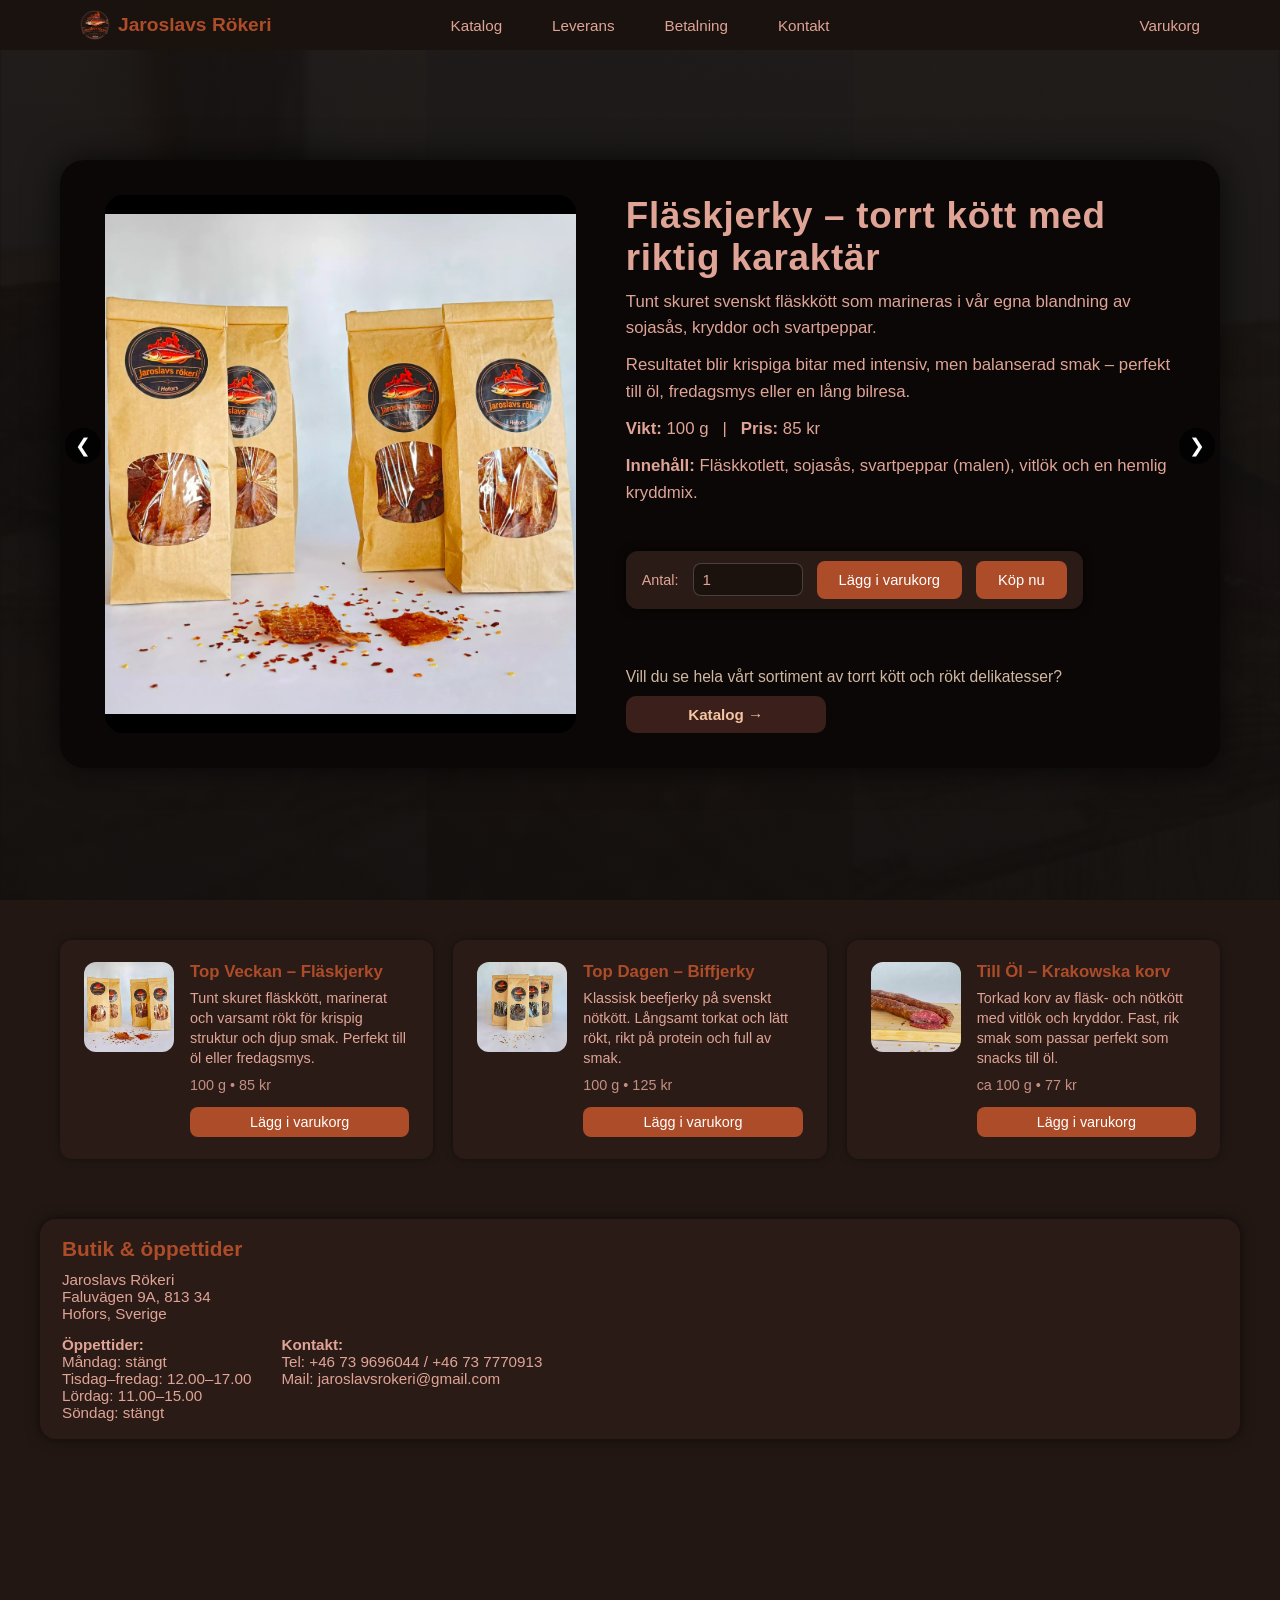
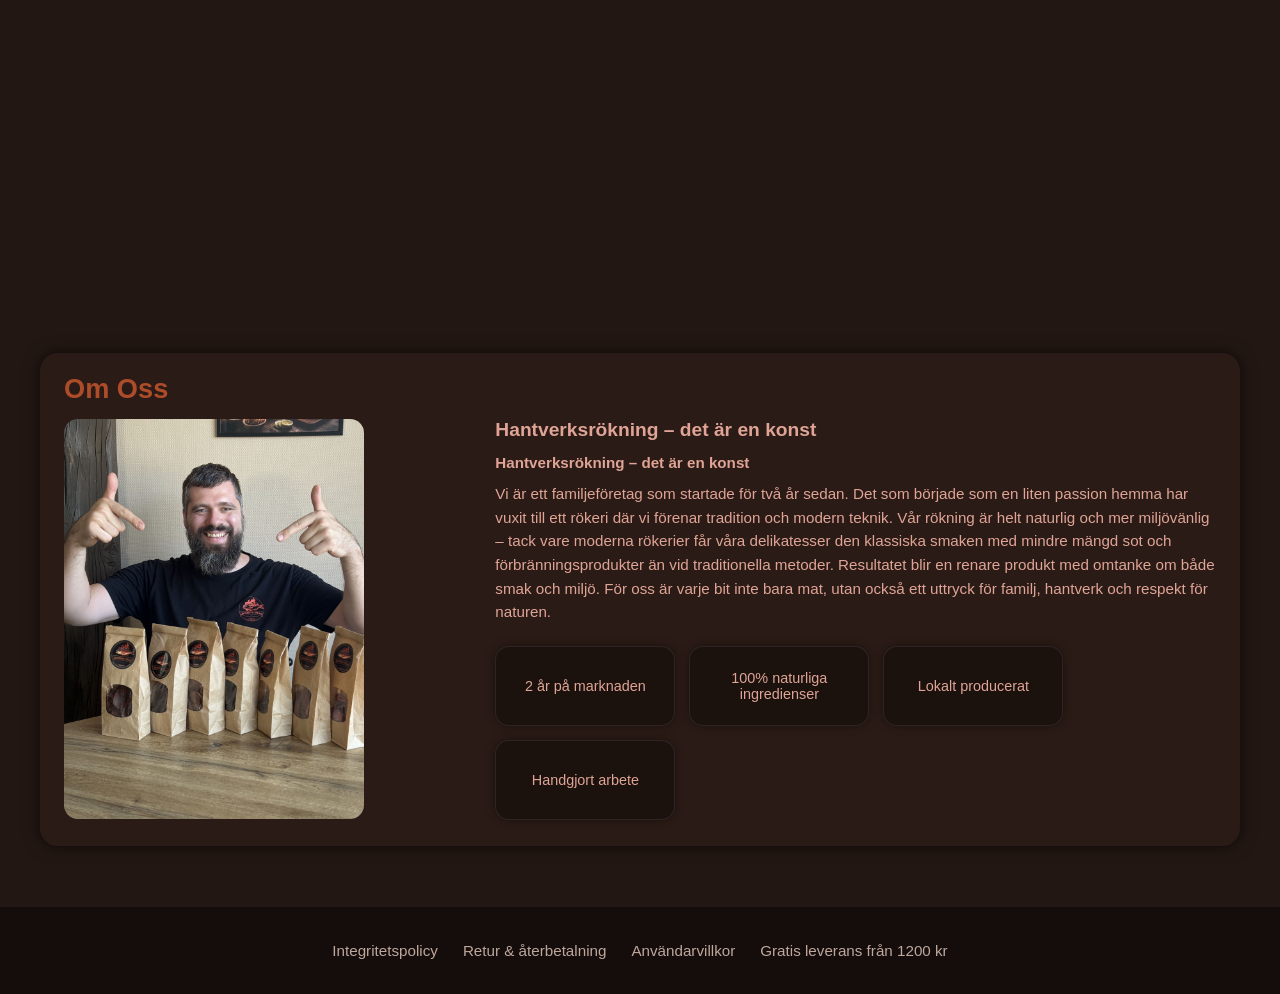
<file: index.html>
<!DOCTYPE html>
<html lang="sv">
<head>
  <link rel="icon" type="image/png" href="img/logo.png">
  <meta charset="UTF-8" />
  <meta name="viewport" content="width=device-width, initial-scale=1.0" />
  <title>Jaroslavs Rökeri</title>

  <!-- CSS -->
  <link rel="stylesheet" href="css/style.css">
</head>
<body>
  <header>
    <nav>
      <div class="nav-brand">
        <img src="img/logo.png" alt="Jaroslavs Rökeri Logo">
        <!-- Название ведёт на главную -->
        <a href="index.html" class="brand-title">Jaroslavs Rökeri</a>
      </div>

      <div class="nav-links">
        <a href="katalog.html">Katalog</a>
        <a href="delivery.html">Leverans</a>
        <a href="paying.html">Betalning</a>
        <a href="contacts.html">Kontakt</a>
      </div>

      <div class="nav-right">
        <a href="cart.html">Varukorg</a>
      </div>
    </nav>
  </header>

  <!-- HERO ================================================== -->
  <div class="hero">
    <div class="hero-bg">
      <img src="img/bg1.jpg" alt="" class="hero-img">
      <img src="img/bg2.jpg" alt="" class="hero-img">
      <img src="img/bg3.jpg" alt="" class="hero-img">
    </div>

    <div class="hero-content hero-layout">
      <!-- СЛЕВА: ФОТО ТЕКУЩЕГО ТОВАРА (меняется через JS) -->
      <div class="hero-left">
        <img
          src="img/product1.jpg"
          alt="Fläskjerky"
          class="hero-product-img"
          id="hero-product-img"
        >
      </div>

      <!-- СПРАВА: ОПИСАНИЕ + ПОКУПКА + ОТДЕЛЬНЫЙ БЛОК КАТАЛОГА -->
      <div class="hero-right">
        <!-- ОПИСАНИЕ ТОВАРА, JS будет подменять содержимое -->
        <div class="hero-desc" id="hero-desc">
          <h2>Fläskjerky – torrt kött med riktig karaktär</h2>
          <p>
            Tunt skuret svenskt fläskkött som marineras i vår egna blandning av
            sojasås, kryddor och svartpeppar. Därefter torkas köttet långsamt
            och röks varsamt för att låsa in smaken.
          </p>
          <p>
            Resultatet blir krispiga bitar med intensiv, men balanserad smak –
            perfekt till öl, fredagsmys, en lång bilresa eller när du bara vill
            ha något bättre än vanliga chips.
          </p>
          <p class="hero-meta-line">
            <strong>Vikt:</strong> 100 g &nbsp;&nbsp;|&nbsp;&nbsp;
            <strong>Pris:</strong> 85 kr
          </p>
          <p>
            <strong>Innehåll:</strong> Fläskkotlett, sojasås, svartpeppar (malen),
            vitlök och en hemlig kryddmix.
          </p>
        </div>

        <!-- БЛОК ПОКУПКИ: КОЛИЧЕСТВО + КНОПКИ -->
        <div class="product-actions" id="hero-actions">
          <label for="hero-qty">Antal:</label>
          <input
            type="number"
            id="hero-qty"
            min="1"
            value="1"
            class="hero-qty-input"
          >

          <button
            id="hero-add-btn"
            class="hero-add-btn buy-btn"
            data-product-id="flaskjerky"
            data-product-name="Fläskjerky"
            data-product-price="85"
            data-product-weight="100 g"
            data-qty-input="#hero-qty"
            data-feedback="Tillagd ✓"
          >
            Lägg i varukorg
          </button>

          <button
            id="hero-buy-btn"
            class="hero-buy-btn buy-btn"
            data-product-id="flaskjerky"
            data-product-name="Fläskjerky"
            data-product-price="85"
            data-product-weight="100 g"
            data-qty-input="#hero-qty"
            data-go-cart="true"
          >
            Köp nu
          </button>
        </div>

        <!-- ОТДЕЛЬНОЕ ОКНО: ТЕКСТ + КНОПКА КАТАЛОГ -->
        <div class="catalog-cta">
          <p>
            Vill du se hela vårt sortiment av torrt kött och rökt delikatesser?
          </p>
          <a href="katalog.html" class="hero-catalog-btn">
            Katalog →
          </a>
        </div>
      </div>

      <!-- СТРЕЛКИ ДЛЯ ЛИСТАНИЯ ТОВАРОВ В HERO -->
      <div class="hero-arrows">
        <button class="hero-arrow prev">&#10094;</button>
        <button class="hero-arrow next">&#10095;</button>
      </div>
    </div>
  </div>


  <!-- СЛАЙДЕР С ТОВАРАМИ ==================================== -->
  
  <!-- НИЖНИЕ БЛОКИ ========================================== -->
    <div class="sections">
    <!-- TOP VECKAN – produkt 1 -->
    <div class="section-box section-product">
      <img src="img/product1.jpg" alt="Fläskjerky" class="section-product-img">
      <div class="section-product-body">
        <h3>Top Veckan – Fläskjerky</h3>
        <p>
          Tunt skuret fläskkött, marinerat och varsamt rökt för krispig struktur
          och djup smak. Perfekt till öl eller fredagsmys.
        </p>
        <p class="section-meta">100 g • 85 kr</p>
        <button
          class="buy-btn"
          data-product-id="flaskjerky"
          data-product-name="Fläskjerky"
          data-product-price="85"
          data-product-weight="100 g"
          data-feedback="Tillagd ✓"
        >
          Lägg i varukorg
        </button>
      </div>
    </div>

    <!-- TOP DAGEN – produkt 2 -->
    <div class="section-box section-product">
      <img src="img/product2.jpg" alt="Biffjerky" class="section-product-img">
      <div class="section-product-body">
        <h3>Top Dagen – Biffjerky</h3>
        <p>
          Klassisk beefjerky på svenskt nötkött. Långsamt torkat och lätt rökt,
          rikt på protein och full av smak.
        </p>
        <p class="section-meta">100 g • 125 kr</p>
        <button
          class="buy-btn"
          data-product-id="biffjerky"
          data-product-name="Biffjerky"
          data-product-price="125"
          data-product-weight="100 g"
          data-feedback="Tillagd ✓"
        >
          Lägg i varukorg
        </button>
      </div>
    </div>

    <!-- TILL ÖL – produkt 3 -->
    <div class="section-box section-product">
      <img src="img/product3.jpg" alt="Krakowska korv (torkad)" class="section-product-img">
      <div class="section-product-body">
        <h3>Till Öl – Krakowska korv</h3>
        <p>
          Torkad korv av fläsk- och nötkött med vitlök och kryddor. Fast, rik smak
          som passar perfekt som snacks till öl.
        </p>
        <p class="section-meta">ca 100 g • 77 kr</p>
        <button
          class="buy-btn"
          data-product-id="krakowska-korv"
          data-product-name="Krakowska korv (torkad)"
          data-product-price="77"
          data-product-weight="ca 100 g"
          data-feedback="Tillagd ✓"
        >
          Lägg i varukorg
        </button>
      </div>
    </div>
  </div>

  <!-- БЛОК С ГРАФИКОМ И АДРЕСОМ -->
  <div class="store-info">
    <h3>Butik & öppettider</h3>
    <p class="store-address">
      Jaroslavs Rökeri<br>
      Faluvägen 9A, 813 34 <br>
      Hofors, Sverige
    </p>

    <div class="store-hours">
      <div>
        <strong>Öppettider:</strong><br>
        Måndag: stängt<br>
        Tisdag–fredag: 12.00–17.00<br>
        Lördag: 11.00–15.00<br>
        Söndag: stängt
      </div>
      <div>
        <strong>Kontakt:</strong><br>
        Tel: +46 73 9696044 / +46 73 7770913<br>
        Mail: jaroslavsrokeri@gmail.com
      </div>
    </div>
  </div>

  <!-- КВАДРАТ С GOOGLE KARTOR -->
  <div class="store-map">
    <iframe
      src="https://www.google.com/maps/embed?pb=!1m18!1m12!1m3!1d1962.1833937187555!2d16.288820899999997!3d60.5411935!2m3!1f0!2f0!3f0!3m2!1i1024!2i768!4f13.1!3m3!1m2!1s0x4667450017c401b3%3A0x43c17babd99b75f8!2sJaroslavs%20r%C3%B6keri!5e0!3m2!1suk!2sua!4v1755603555809!5m2!1suk!2sua"
      loading="lazy"
      referrerpolicy="no-referrer-when-downgrade"
    ></iframe>
  </div>

<!-- О НАС -->
<div class="about-section">
  <h2>Om Oss</h2>

  <div class="about-main">
    <div class="about-photo">
      <img src="img/about.jpg" alt="Jaroslavs Rökeri">
    </div>

    <div class="about-text">
      <h3>Hantverksrökning – det är en konst</h3>
      <p><strong>Hantverksrökning – det är en konst</strong></p>
      <p>Vi är ett familjeföretag som startade för två år sedan. Det som började som en liten passion hemma har vuxit till ett rökeri där vi förenar tradition och modern teknik.
Vår rökning är helt naturlig och mer miljövänlig – tack vare moderna rökerier får våra delikatesser den klassiska smaken med mindre mängd sot och förbränningsprodukter än vid traditionella metoder. Resultatet blir en renare produkt med omtanke om både smak och miljö.
För oss är varje bit inte bara mat, utan också ett uttryck för familj, hantverk och respekt för naturen.</p>

      <div class="about-badges">
        <div class="about-badge">2 år på marknaden</div>
        <div class="about-badge">100% naturliga ingredienser</div>
        <div class="about-badge">Lokalt producerat</div>
        <div class="about-badge">Handgjort arbete</div>
      </div>
    </div>
  </div>
</div>

</div>

<!-- Тёмный футер -->
<footer class="site-footer">
  <div class="footer-links">
    <a href="#">Integritetspolicy</a>
    <a href="#">Retur & återbetalning</a>
    <a href="#">Användarvillkor</a>
    <a href="#">Gratis leverans från 1200 kr</a>
  </div>
</footer>

  <!-- JS -->
  <script src="js/main.js"></script>
</body>
</html>
</file>
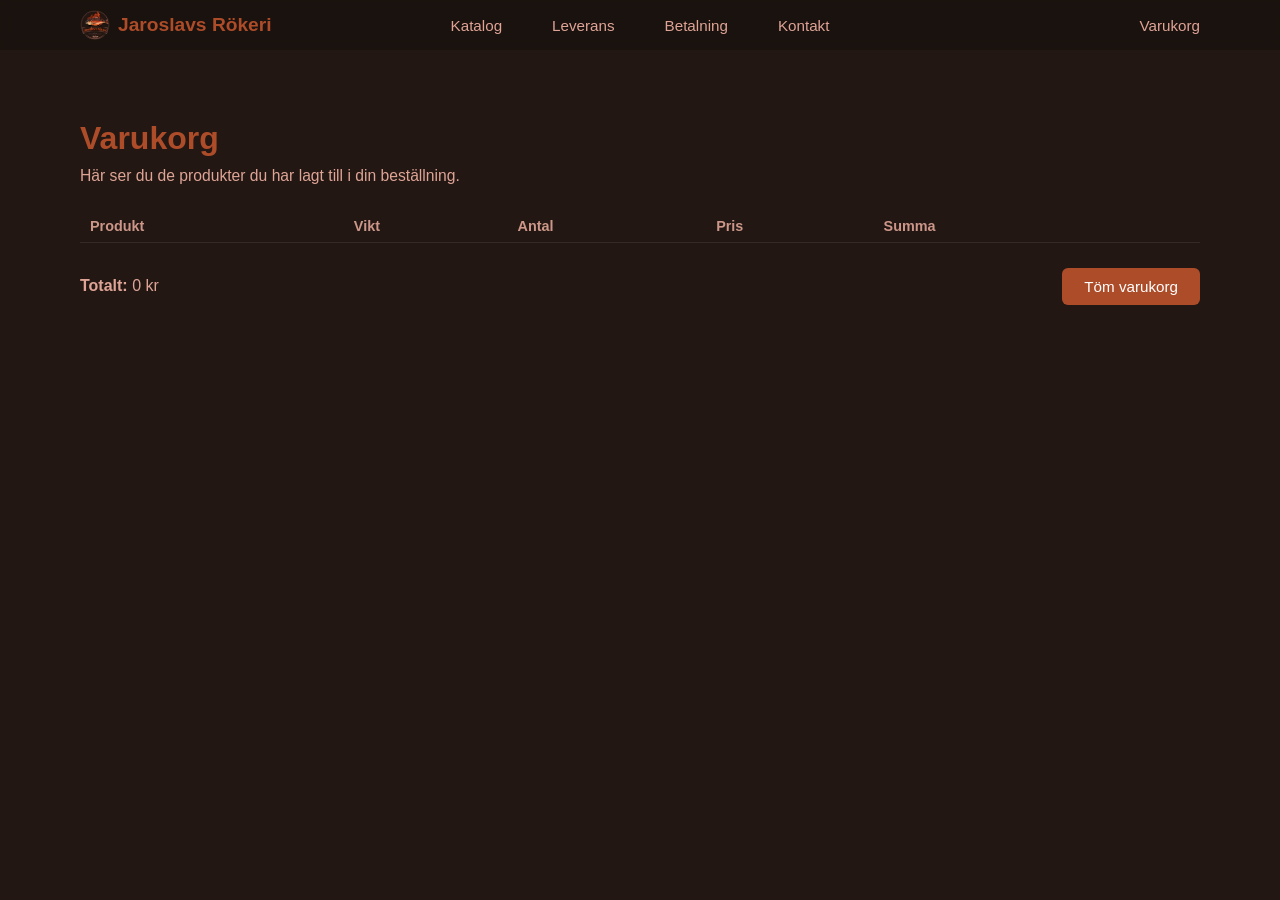
<file: cart.html>
<!DOCTYPE html>
<html lang="sv">
<head>
  <link rel="icon" type="image/png" href="img/logo.png">
  <meta charset="UTF-8" />
  <meta name="viewport" content="width=device-width, initial-scale=1.0" />
  <title>Varukorg – Jaroslavs Rökeri</title>

  <link rel="stylesheet" href="css/style.css">
</head>
<body>
  <header>
    <nav>
      <div class="nav-brand">
        <img src="img/logo.png" alt="Jaroslavs Rökeri Logo">
        <a href="index.html" class="brand-title">Jaroslavs Rökeri</a>
      </div>

      <div class="nav-links">
        <a href="katalog.html">Katalog</a>
        <a href="delivery.html">Leverans</a>
        <a href="paying.html">Betalning</a>
        <a href="contacts.html">Kontakt</a>
      </div>

      <div class="nav-right">
        <a href="cart.html">Varukorg</a>
      </div>
    </nav>
  </header>

  <main class="page-wrapper">
    <section class="page-header-block">
      <h1>Varukorg</h1>
      <p>Här ser du de produkter du har lagt till i din beställning.</p>
    </section>

    <section id="cart-container">
      <table class="cart-table">
        <thead>
          <tr>
            <th>Produkt</th>
            <th>Vikt</th>
            <th>Antal</th>
            <th>Pris</th>
            <th>Summa</th>
            <th></th>
          </tr>
        </thead>
        <tbody id="cart-items"></tbody>
      </table>

      <div class="cart-summary">
        <p><strong>Totalt:</strong> <span id="cart-total">0 kr</span></p>
        <button id="cart-clear" class="contact-btn">Töm varukorg</button>
      </div>
    </section>

    <section class="cart-empty" style="display:none">
      <p>Din varukorg är tom just nu.</p>
      <a href="katalog.html" class="hero-btn">Gå till katalogen →</a>
    </section>
  </main>

  <script src="js/main.js"></script>
</body>
</html>
</file>
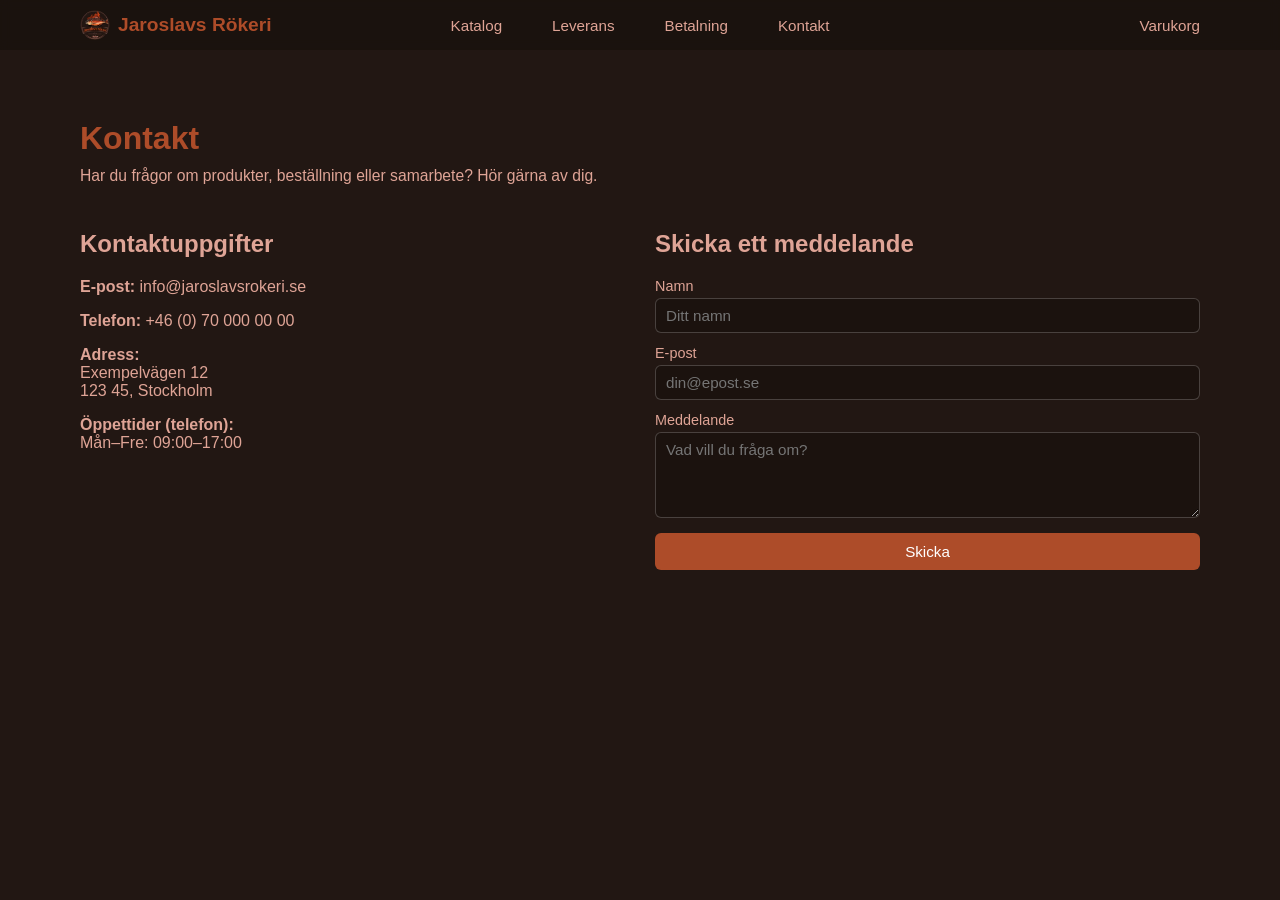
<file: contacts.html>
<!DOCTYPE html>
<html lang="sv">
<head>
  <link rel="icon" type="image/png" href="img/logo.png">
  <meta charset="UTF-8" />
  <meta name="viewport" content="width=device-width, initial-scale=1.0" />
  <title>Kontakt – Jaroslavs Rökeri</title>

  <link rel="stylesheet" href="css/style.css">
</head>
<body>
  <header>
    <nav>
      <div class="nav-brand">
        <img src="img/logo.png" alt="Jaroslavs Rökeri Logo">
        <a href="index.html" class="brand-title">Jaroslavs Rökeri</a>
      </div>

      <div class="nav-links">
        <a href="katalog.html">Katalog</a>
        <a href="delivery.html">Leverans</a>
        <a href="paying.html">Betalning</a>
        <a href="contacts.html">Kontakt</a>
      </div>

      <div class="nav-right">
        <a href="cart.html">Varukorg</a>
      </div>
    </nav>
  </header>

  <main class="page-wrapper">
    <section class="page-header-block">
      <h1>Kontakt</h1>
      <p>Har du frågor om produkter, beställning eller samarbete? Hör gärna av dig.</p>
    </section>

    <section class="two-columns">
      <div>
        <h2>Kontaktuppgifter</h2>
        <p><strong>E-post:</strong> info@jaroslavsrokeri.se</p>
        <p><strong>Telefon:</strong> +46 (0) 70 000 00 00</p>
        <p><strong>Adress:</strong><br>Exempelvägen 12<br>123 45, Stockholm</p>
        <p><strong>Öppettider (telefon):</strong><br>Mån–Fre: 09:00–17:00</p>
      </div>

      <div>
        <h2>Skicka ett meddelande</h2>
        <form class="contact-form">
          <label>
            Namn<br>
            <input type="text" name="name" placeholder="Ditt namn">
          </label>
          <label>
            E-post<br>
            <input type="email" name="email" placeholder="din@epost.se">
          </label>
          <label>
            Meddelande<br>
            <textarea name="message" rows="4" placeholder="Vad vill du fråga om?"></textarea>
          </label>
          <button type="submit" class="contact-btn">Skicka</button>
        </form>
      </div>
    </section>
  </main>

  <script src="js/main.js"></script>
</body>
</html>
</file>
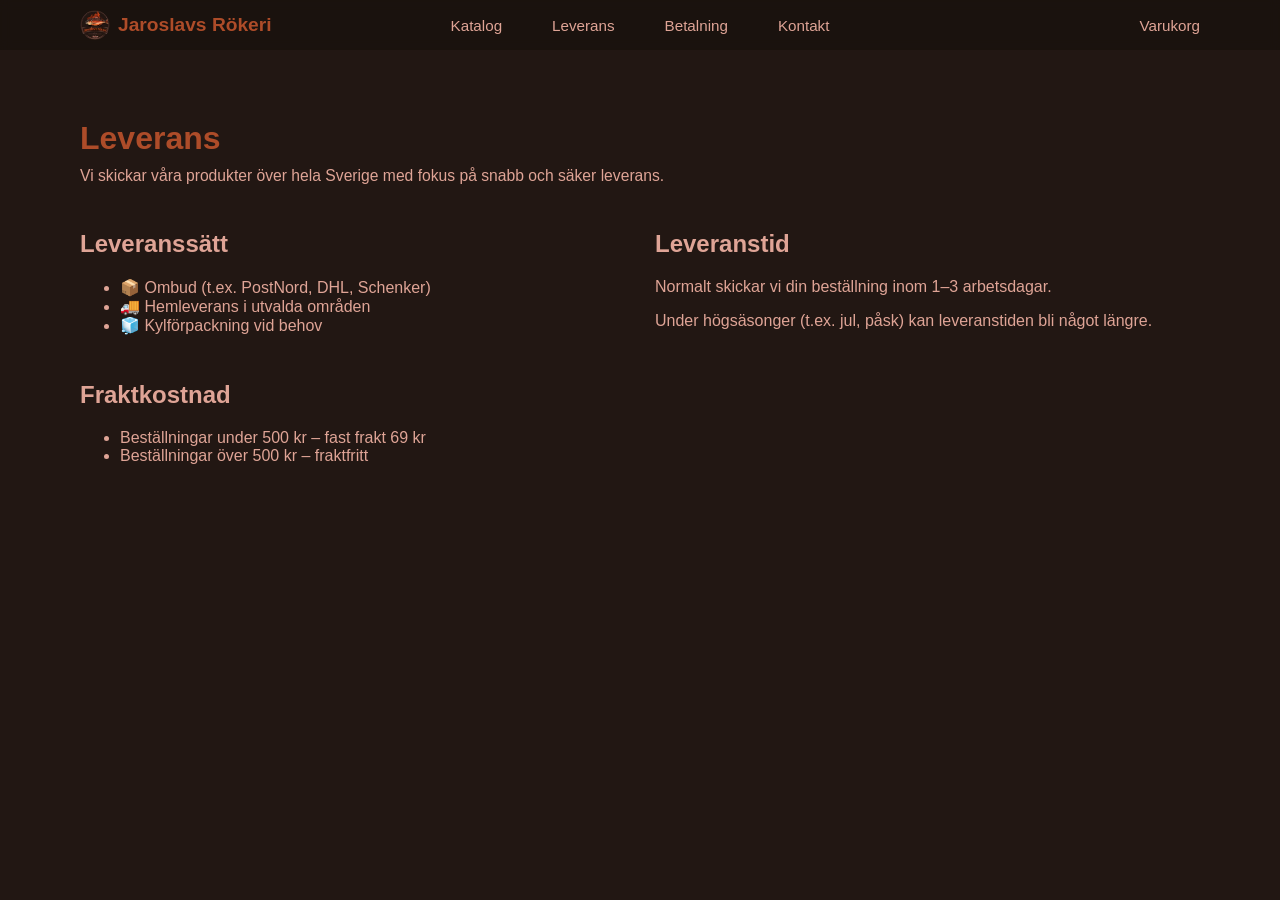
<file: delivery.html>
<!DOCTYPE html>
<html lang="sv">
<head>
  <link rel="icon" type="image/png" href="img/logo.png">
  <meta charset="UTF-8" />
  <meta name="viewport" content="width=device-width, initial-scale=1.0" />
  <title>Leverans – Jaroslavs Rökeri</title>

  <link rel="stylesheet" href="css/style.css">
</head>
<body>
  <header>
    <nav>
      <div class="nav-brand">
        <img src="img/logo.png" alt="Jaroslavs Rökeri Logo">
        <a href="index.html" class="brand-title">Jaroslavs Rökeri</a>
      </div>

      <div class="nav-links">
        <a href="katalog.html">Katalog</a>
        <a href="delivery.html">Leverans</a>
        <a href="paying.html">Betalning</a>
        <a href="contacts.html">Kontakt</a>
      </div>

      <div class="nav-right">
        <a href="cart.html">Varukorg</a>
      </div>
    </nav>
  </header>

  <main class="page-wrapper">
    <section class="page-header-block">
      <h1>Leverans</h1>
      <p>Vi skickar våra produkter över hela Sverige med fokus på snabb och säker leverans.</p>
    </section>

    <section class="two-columns">
      <div>
        <h2>Leveranssätt</h2>
        <ul>
          <li>📦 Ombud (t.ex. PostNord, DHL, Schenker)</li>
          <li>🚚 Hemleverans i utvalda områden</li>
          <li>🧊 Kylförpackning vid behov</li>
        </ul>
      </div>
      <div>
        <h2>Leveranstid</h2>
        <p>Normalt skickar vi din beställning inom 1–3 arbetsdagar.</p>
        <p>Under högsäsonger (t.ex. jul, påsk) kan leveranstiden bli något längre.</p>
      </div>
    </section>

    <section class="page-section">
      <h2>Fraktkostnad</h2>
      <ul>
        <li>Beställningar under 500 kr – fast frakt 69 kr</li>
        <li>Beställningar över 500 kr – fraktfritt</li>
      </ul>
    </section>
  </main>

  <script src="js/main.js"></script>
</body>
</html>
</file>
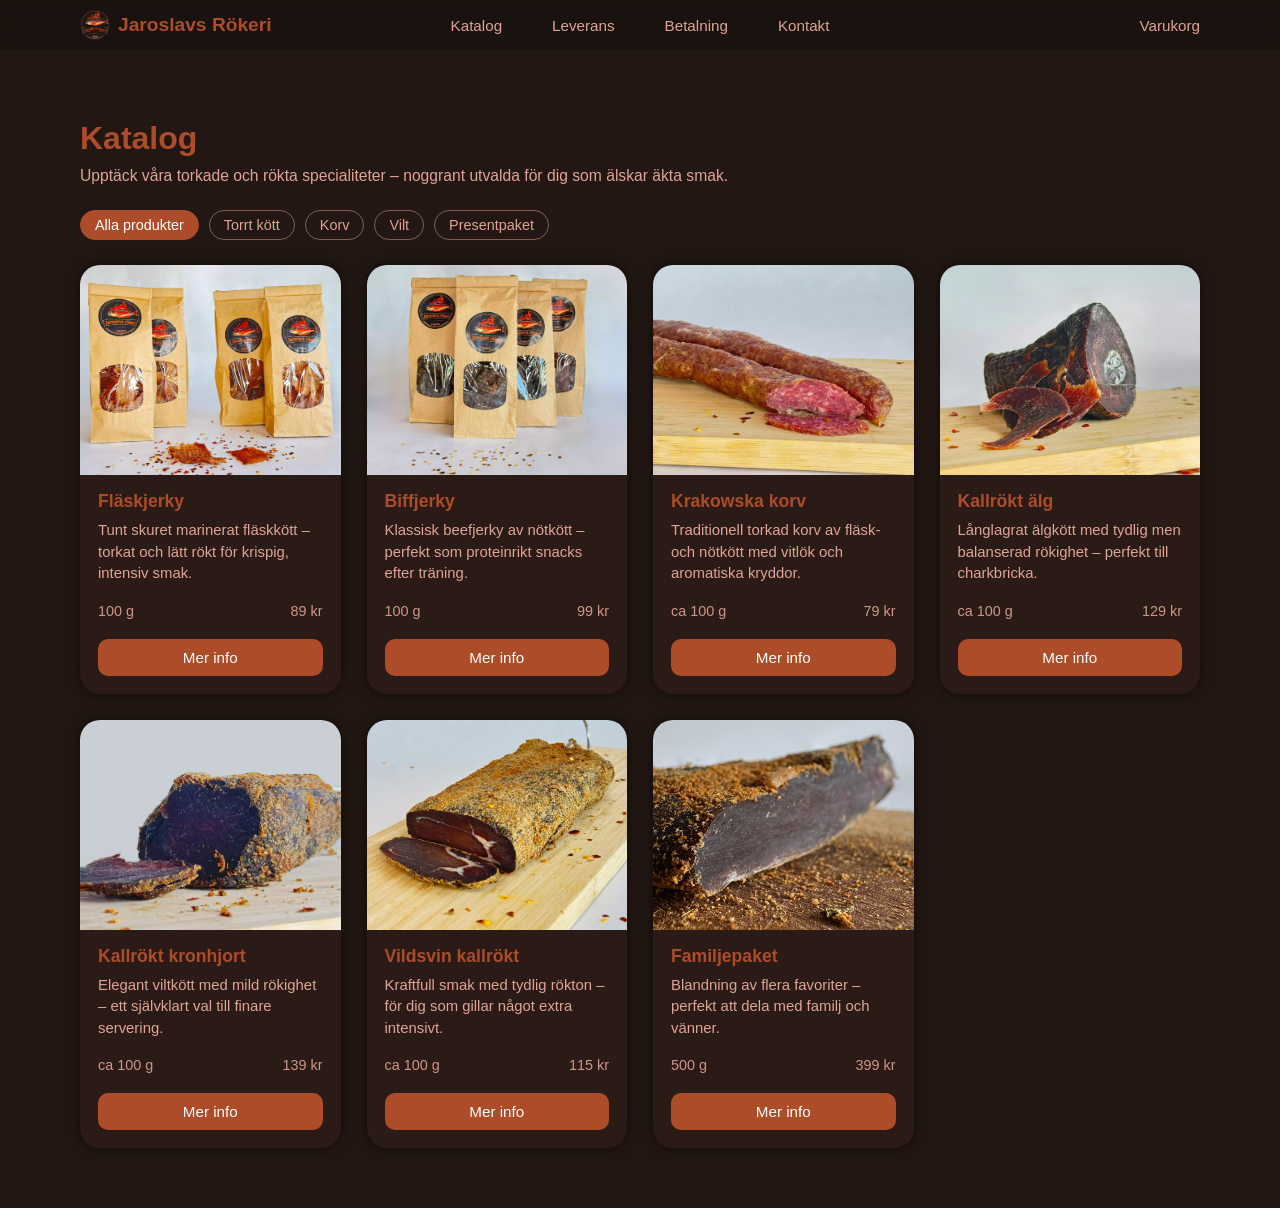
<file: katalog.html>
<!DOCTYPE html>
<html lang="sv">
<head>
  <link rel="icon" type="image/png" href="img/logo.png">
  <meta charset="UTF-8" />
  <meta name="viewport" content="width=device-width, initial-scale=1.0" />
  <title>Katalog – Jaroslavs Rökeri</title>

  <link rel="stylesheet" href="css/style.css">
</head>
<body>
  <header>
    <nav>
      <div class="nav-brand">
        <img src="img/logo.png" alt="Jaroslavs Rökeri Logo">
        <!-- Клик по названию ведёт на главную -->
        <a href="index.html" class="brand-title">Jaroslavs Rökeri</a>
      </div>

      <div class="nav-links">
        <a href="katalog.html" class="active-link">Katalog</a>
        <a href="delivery.html">Leverans</a>
        <a href="paying.html">Betalning</a>
        <a href="contacts.html">Kontakt</a>
      </div>

      <div class="nav-right">
        <a href="cart.html">Varukorg</a>
      </div>
    </nav>
  </header>

  <main class="catalog-page">
    <!-- Заголовок каталога -->
    <section class="catalog-header">
      <h1>Katalog</h1>
      <p>Upptäck våra torkade och rökta specialiteter – noggrant utvalda för dig som älskar äkta smak.</p>
    </section>

    <!-- Фильтры (пока просто визуально, без JS) -->
    <section class="catalog-filters">
      <button class="filter-chip filter-chip-active">Alla produkter</button>
      <button class="filter-chip">Torrt kött</button>
      <button class="filter-chip">Korv</button>
      <button class="filter-chip">Vilt</button>
      <button class="filter-chip">Presentpaket</button>
    </section>

    <!-- Сетка товаров -->
    <section class="catalog-grid">
      <!-- Карта 1 -->
      <article class="catalog-card">
        <img src="img/product1.jpg" alt="Fläskjerky" class="catalog-card-img">
        <div class="catalog-card-body">
          <h2>Fläskjerky</h2>
          <p>Tunt skuret marinerat fläskkött – torkat och lätt rökt för krispig, intensiv smak.</p>
          <div class="catalog-meta">
            <span>100 g</span>
            <span>89 kr</span>
          </div>
          <button class="catalog-btn">Mer info</button>
        </div>
      </article>

      <!-- Карта 2 -->
      <article class="catalog-card">
        <img src="img/product2.jpg" alt="Biffjerky" class="catalog-card-img">
        <div class="catalog-card-body">
          <h2>Biffjerky</h2>
          <p>Klassisk beefjerky av nötkött – perfekt som proteinrikt snacks efter träning.</p>
          <div class="catalog-meta">
            <span>100 g</span>
            <span>99 kr</span>
          </div>
          <button class="catalog-btn">Mer info</button>
        </div>
      </article>

      <!-- Карта 3 -->
      <article class="catalog-card">
        <img src="img/product3.jpg" alt="Krakowska korv" class="catalog-card-img">
        <div class="catalog-card-body">
          <h2>Krakowska korv</h2>
          <p>Traditionell torkad korv av fläsk- och nötkött med vitlök och aromatiska kryddor.</p>
          <div class="catalog-meta">
            <span>ca 100 g</span>
            <span>79 kr</span>
          </div>
          <button class="catalog-btn">Mer info</button>
        </div>
      </article>

      <!-- Карта 4 -->
      <article class="catalog-card">
        <img src="img/product4.jpg" alt="Kallrökt älg" class="catalog-card-img">
        <div class="catalog-card-body">
          <h2>Kallrökt älg</h2>
          <p>Långlagrat älgkött med tydlig men balanserad rökighet – perfekt till charkbricka.</p>
          <div class="catalog-meta">
            <span>ca 100 g</span>
            <span>129 kr</span>
          </div>
          <button class="catalog-btn">Mer info</button>
        </div>
      </article>

      <!-- Карта 5 -->
      <article class="catalog-card">
        <img src="img/product5.jpg" alt="Kallrökt kronhjort" class="catalog-card-img">
        <div class="catalog-card-body">
          <h2>Kallrökt kronhjort</h2>
          <p>Elegant viltkött med mild rökighet – ett självklart val till finare servering.</p>
          <div class="catalog-meta">
            <span>ca 100 g</span>
            <span>139 kr</span>
          </div>
          <button class="catalog-btn">Mer info</button>
        </div>
      </article>

      <!-- Карта 6 -->
      <article class="catalog-card">
        <img src="img/product6.jpg" alt="Vildsvin kallrökt" class="catalog-card-img">
        <div class="catalog-card-body">
          <h2>Vildsvin kallrökt</h2>
          <p>Kraftfull smak med tydlig rökton – för dig som gillar något extra intensivt.</p>
          <div class="catalog-meta">
            <span>ca 100 g</span>
            <span>115 kr</span>
          </div>
          <button class="catalog-btn">Mer info</button>
        </div>
      </article>

      <!-- Карта 7 -->
      <article class="catalog-card">
        <img src="img/product7.jpg" alt="Familjepaket" class="catalog-card-img">
        <div class="catalog-card-body">
          <h2>Familjepaket</h2>
          <p>Blandning av flera favoriter – perfekt att dela med familj och vänner.</p>
          <div class="catalog-meta">
            <span>500 g</span>
            <span>399 kr</span>
          </div>
          <button class="catalog-btn">Mer info</button>
        </div>
      </article>
    </section>
  </main>

  <script src="js/main.js"></script>
</body>
</html>
</file>
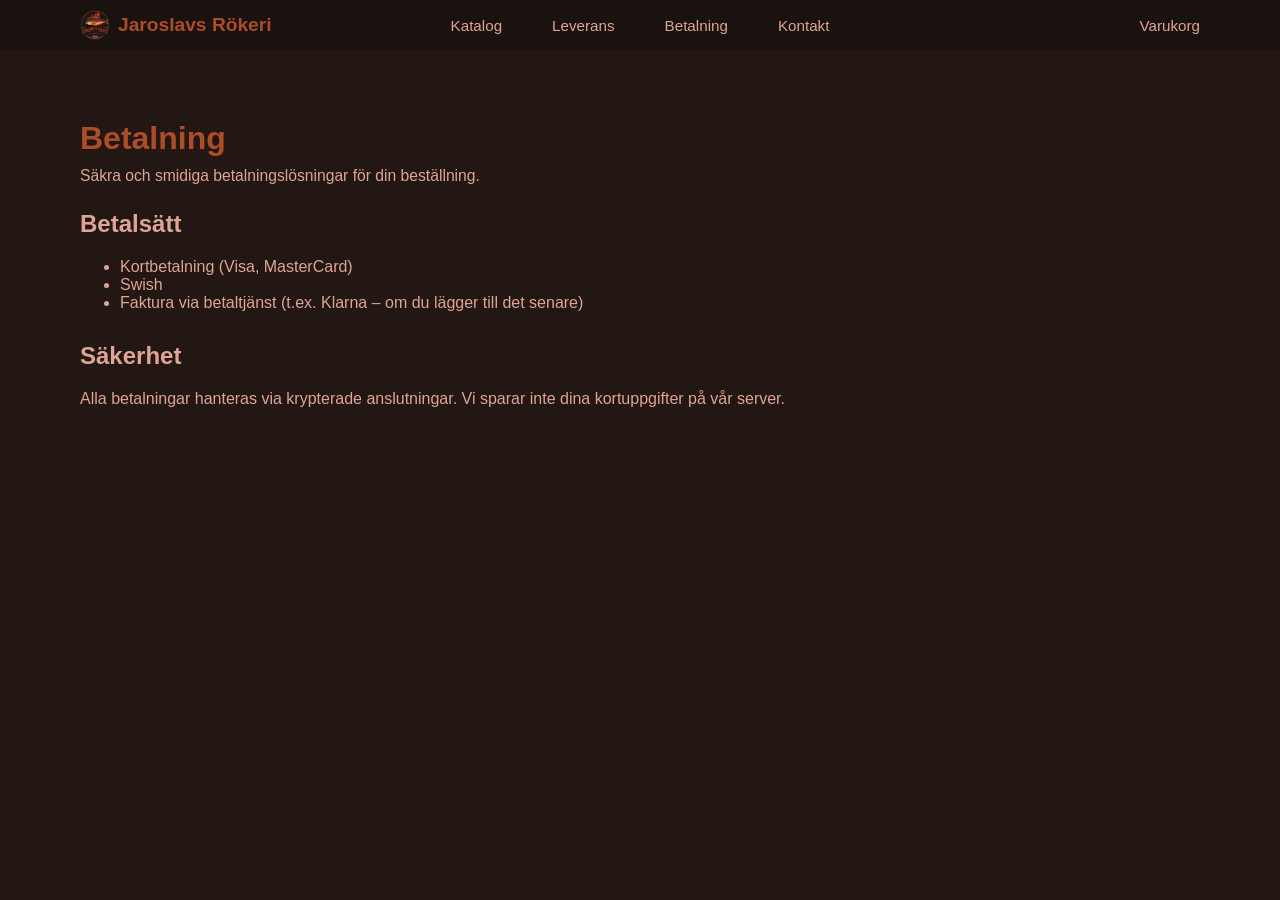
<file: paying.html>
<!DOCTYPE html>
<html lang="sv">
<head>
  <link rel="icon" type="image/png" href="img/logo.png">
  <meta charset="UTF-8" />
  <meta name="viewport" content="width=device-width, initial-scale=1.0" />
  <title>Betalning – Jaroslavs Rökeri</title>

  <link rel="stylesheet" href="css/style.css">
</head>
<body>
  <header>
    <nav>
      <div class="nav-brand">
        <img src="img/logo.png" alt="Jaroslavs Rökeri Logo">
        <a href="index.html" class="brand-title">Jaroslavs Rökeri</a>
      </div>

      <div class="nav-links">
        <a href="katalog.html">Katalog</a>
        <a href="delivery.html">Leverans</a>
        <a href="paying.html">Betalning</a>
        <a href="contacts.html">Kontakt</a>
      </div>

      <div class="nav-right">
        <a href="cart.html">Varukorg</a>
      </div>
    </nav>
  </header>

  <main class="page-wrapper">
    <section class="page-header-block">
      <h1>Betalning</h1>
      <p>Säkra och smidiga betalningslösningar för din beställning.</p>
    </section>

    <section class="page-section">
      <h2>Betalsätt</h2>
      <ul>
        <li>Kortbetalning (Visa, MasterCard)</li>
        <li>Swish</li>
        <li>Faktura via betaltjänst (t.ex. Klarna – om du lägger till det senare)</li>
      </ul>
    </section>

    <section class="page-section">
      <h2>Säkerhet</h2>
      <p>Alla betalningar hanteras via krypterade anslutningar. Vi sparar inte dina kortuppgifter på vår server.</p>
    </section>
  </main>

  <script src="js/main.js"></script>
</body>
</html>
</file>
<file: css/style.css>
/* ================== БАЗА ================== */

:root {
  --color-bg: #221713;
  --color-primary: #ad4c29;
  --color-secondary: #dfa496;
  --color-header-bg: #1b120e;
  --color-card-bg: #2b1b16;
}

*,
*::before,
*::after {
  box-sizing: border-box;
}

html,
body {
  margin: 0;
  padding: 0;
}

body {
  font-family: Arial, sans-serif;
  background: var(--color-bg);
  color: var(--color-secondary);
}

/* ссылки по умолчанию не синие и без подчёркивания */
a {
  color: inherit;
  text-decoration: none;
}

/* убираем обводки у кнопок/ссылок */
a:focus,
button:focus {
  outline: none;
  box-shadow: none;
}

a,
button {
  -webkit-tap-highlight-color: transparent;
}

/* ================== HEADER ================== */

header {
  position: fixed;
  top: 0;
  left: 0;
  width: 100%;
  background: rgba(27, 18, 14, 0.95);
  backdrop-filter: blur(6px);
  z-index: 1000;
}

nav {
  max-width: 1200px;
  margin: 0 auto;
  padding: 10px 40px;
  display: flex;
  align-items: center;
}

.nav-brand {
  display: flex;
  align-items: center;
  gap: 8px;
  flex: 1;
}

.nav-brand img {
  height: 30px;
  width: 30px;
  border-radius: 50%;
  object-fit: cover;
}

.brand-title {
  font-size: 1.2rem;
  color: var(--color-primary);
  font-weight: 600;
}

.brand-title:hover {
  opacity: 0.8;
}

.nav-links {
  flex: 1;
  display: flex;
  justify-content: center;
  gap: 50px;
}

.nav-links a {
  font-size: 0.95rem;
  color: var(--color-secondary);
  position: relative;
}

.nav-links a::after {
  content: "";
  position: absolute;
  left: 0;
  bottom: -4px;
  width: 0;
  height: 2px;
  background: var(--color-primary);
  transition: width 0.2s ease;
}

.nav-links a:hover::after {
  width: 100%;
}

.nav-right {
  flex: 1;
  display: flex;
  justify-content: flex-end;
}

.nav-right a {
  font-size: 0.95rem;
  color: var(--color-secondary);
}

/* отступ для внутренних страниц */
.page-wrapper,
.catalog-page {
  padding-top: 100px;
}

/* ================== HERO (главный экран) ================== */

.hero {
  position: relative;
  min-height: 100vh;
  display: flex;
  align-items: center;
  justify-content: center;
  padding: 110px 60px 60px;
  overflow: hidden;
}

/* фон */
.hero-bg {
  position: absolute;
  inset: 0;
  display: flex;
  z-index: 0;
}

.hero-img {
  flex: 0 0 33.333%;
  width: 33.333%;
  height: 100%;
  object-fit: cover;
  opacity: 0.22;
  filter: blur(0.8px);
}

/* затемнение */
.hero::after {
  content: "";
  position: absolute;
  inset: 0;
  background: linear-gradient(
    to bottom,
    rgba(14, 13, 13, 0.7),
    rgba(14, 13, 13, 0.85)
  );
  z-index: 1;
}

/* главный прямоугольник */
.hero-content.hero-layout {
  position: relative;
  z-index: 2;
  display: grid;
  grid-template-columns: 1.25fr 1.6fr;
  gap: 50px;
  padding: 35px 45px;
  border-radius: 24px;
  background: rgba(10, 7, 6, 0.95);
  max-width: 1350px;
  width: 100%;
  box-shadow: 0 0 35px rgba(0, 0, 0, 0.7);
}


/* Стрелки в hero-слайдере (верхний блок) */
.hero-arrows {
  position: absolute;
  top: 50%;
  left: 24px;
  right: 24px;
  transform: translateY(-50%);
  display: flex;
  justify-content: space-between;
  pointer-events: none;
  z-index: 3;
}

.hero-arrow {
  pointer-events: auto;
  border: none;
  background: rgba(0, 0, 0, 0.7);
  color: #fff;
  width: 36px;
  height: 36px;
  border-radius: 50%;
  cursor: pointer;
  display: flex;
  align-items: center;
  justify-content: center;
  font-size: 1.2rem;
  transition:
    transform 0.15s ease,
    background 0.15s ease,
    box-shadow 0.15s ease;
}

.hero-arrow:hover {
  transform: scale(1.05);
  background: rgba(0, 0, 0, 0.9);
  box-shadow: 0 4px 12px rgba(0, 0, 0, 0.6);
}

/* левая часть — фото */
.hero-left {
  display: flex;
  align-items: center;
  justify-content: center;
  background: #000;
  border-radius: 18px;
  overflow: hidden;
}

.hero-product-img {
  width: 100%;
  height: 100%;
  max-height: 500px;
  object-fit: cover;
}

/* правая колонка */
.hero-right {
  display: flex;
  flex-direction: column;
  gap: 20px;
}

/* описание */
.hero-desc h2 {
  margin: 0 0 10px;
  font-size: 2.3rem;
  color: var(--color-secondary);
}

.hero-desc p {
  margin: 0 0 10px;
  font-size: 1.05rem;
  line-height: 1.6;
}

.hero-meta-line {
  margin-top: 6px;
}

/* блок покупки */
.hero-actions {
  margin-top: 4px;
  padding: 14px 16px;
  border-radius: 14px;
  background: #2b1b16;
  box-shadow: 0 0 12px rgba(0, 0, 0, 0.55);
  display: flex;
  flex-direction: column;
  gap: 10px;
  max-width: 420px;
}

.hero-qty-input {
  width: 110px;
  padding: 7px 9px;
  border-radius: 8px;
  border: 1px solid rgba(255, 255, 255, 0.2);
  background: #1b120e;
  color: var(--color-secondary);
}

.hero-buttons {
  display: flex;
  flex-wrap: wrap;
  gap: 12px;
}

.hero-add-btn,
.hero-buy-btn {
  padding: 11px 22px;
  border-radius: 8px;
}

/* низ — блок каталога */
.hero-catalog-callout {
  margin-top: 10px;
  padding: 16px 20px;
  border-radius: 12px;
  background: #241712;
  box-shadow: 0 0 12px rgba(0, 0, 0, 0.45);
  display: flex;
  align-items: center;
  justify-content: space-between;
  font-size: 1rem;
  width: 100%;
  gap: 12px;
}

.hero-catalog-callout p {
  margin: 0;
}

.hero-catalog-btn {
  padding: 10px 20px;
  border-radius: 8px;
  border: 1px solid var(--color-primary);
  background: transparent;
  color: var(--color-secondary);
  transition: 0.2s ease;
}

.hero-catalog-btn:hover {
  background: var(--color-primary);
  color: #fff;
  transform: translateY(-2px);
}

/* адаптив */
@media (max-width: 960px) {
  .hero {
    padding: 90px 20px 40px;
  }

  .hero-content.hero-layout {
    grid-template-columns: 1fr;
    gap: 25px;
    padding: 22px 20px;
  }

  .hero-left {
    min-height: 260px;
  }

  .hero-product-img {
    max-height: 350px;
  }

  .hero-actions {
    max-width: 100%;
  }

  .hero-catalog-callout {
    flex-direction: column;
    align-items: flex-start;
  }
}

/* ================== ОБЩИЙ СТИЛЬ КНОПОК ================== */

.hero-content a,
.buy-btn,
.catalog-btn,
.contact-btn,
.hero-btn {
  display: inline-block;
  padding: 10px 22px;
  border-radius: 6px;
  border: none;
  cursor: pointer;
  font-size: 0.95rem;
  text-decoration: none;
  transition:
    transform 0.15s ease,
    box-shadow 0.15s ease,
    opacity 0.15s ease,
    background 0.15s ease,
    color 0.15s ease;
}

.hero-content a,
.hero-btn {
  background: #1b120e;
  color: #ad4c29;
}

.buy-btn,
.catalog-btn,
.contact-btn {
  background: var(--color-primary);
  color: #ffffff;
}

.hero-content a:hover,
.hero-btn:hover,
.buy-btn:hover,
.catalog-btn:hover,
.contact-btn:hover {
  transform: translateY(-2px);
  box-shadow: 0 4px 12px rgba(0, 0, 0, 0.45);
  opacity: 0.96;
}

/* ===== блок "кол-во + кнопки купить" в hero ===== */

.hero-qty-input {
  width: 80px;
  padding: 7px 9px;
  border-radius: 8px;
  border: 1px solid rgba(255, 255, 255, 0.18);
  background: #1b120e;
  color: var(--color-secondary);
  font-size: 0.95rem;
}

.product-actions {
  display: flex;
  align-items: center;
  gap: 14px;
  margin-top: 16px;
  background: #2b1b16;
  padding: 10px 16px;
  border-radius: 12px;
  width: fit-content;
  box-shadow: 0 0 10px rgba(0, 0, 0, 0.55);
}

.product-actions label {
  font-size: 0.9rem;
}

.hero-add-btn,
.hero-buy-btn {
  padding: 9px 18px;
  border-radius: 8px;
  font-size: 0.92rem;
}

/* ещё чуть прыжка для всех buy-кнопок */
.buy-btn {
  border-radius: 8px;
}

.buy-btn:hover {
  transform: translateY(-2px);
  box-shadow: 0 5px 14px rgba(0, 0, 0, 0.55);
  opacity: 0.97;
}

/* блок "наш ассортимент + каталог" под покупкой */

.catalog-cta {
  margin-top: 26px;
  text-align: left;
}

.catalog-cta p {
  margin-bottom: 10px;
  color: #d0b8a0;
  font-size: 0.98rem;
}

.catalog-cta a {
  display: inline-block;
  background: #3a1f1a;
  padding: 10px 18px;
  border-radius: 10px;
  font-weight: 600;
  color: #f4c4a3;
}

.catalog-cta a:hover {
  background: #5a2d24;
}

/* ================== СЛАЙДЕР ТОВАРОВ ================== */

.product-slider {
  max-width: 1200px;
  margin: 40px auto 40px;
  position: relative;
  padding: 0 50px;
}

.slider-viewport {
  overflow: hidden;
  border-radius: 18px;
  background: var(--color-card-bg);
  box-shadow: 0 0 18px rgba(0, 0, 0, 0.5);
}

.slider-track {
  display: flex;
  transition: transform 0.4s ease;
}

.product-slide {
  min-width: 100%;
  display: flex;
  align-items: stretch;
}

.slide-image {
  flex: 1;
  position: relative;
  overflow: hidden;
}

.slide-image img {
  width: 100%;
  height: 100%;
  object-fit: cover;
  display: block;
}

.slide-content {
  flex: 1;
  padding: 24px 28px;
  display: flex;
  flex-direction: column;
  justify-content: center;
  gap: 10px;
}

.slide-content h3 {
  margin: 0;
  font-size: 1.4rem;
  color: var(--color-primary);
}

.slide-content p {
  margin: 0;
  font-size: 0.95rem;
}

.slide-content .weight {
  font-size: 0.9rem;
  opacity: 0.8;
}

/* стрелки слайдера */

.slider-btn {
  position: absolute;
  top: 50%;
  transform: translateY(-50%);
  border: none;
  background: rgba(0, 0, 0, 0.65);
  color: #fff;
  width: 34px;
  height: 34px;
  border-radius: 50%;
  cursor: pointer;
  display: flex;
  align-items: center;
  justify-content: center;
  font-size: 1.2rem;
  z-index: 3;
  transition:
    transform 0.15s ease,
    background 0.15s ease,
    box-shadow 0.15s ease;
}

.slider-btn.prev {
  left: 10px;
}

.slider-btn.next {
  right: 10px;
}

.slider-btn:hover {
  transform: translateY(-50%) scale(1.05);
  background: rgba(0, 0, 0, 0.85);
  box-shadow: 0 4px 12px rgba(0, 0, 0, 0.6);
}

/* ================== НИЖНИЕ БЛОКИ ================== */

.sections {
  display: grid;
  grid-template-columns: repeat(auto-fit, minmax(300px, 1fr));
  gap: 20px;
  padding: 40px 20px 60px;
  max-width: 1200px;
  margin: 0 auto;
}

.section-box {
  background: var(--color-card-bg);
  padding: 22px 24px;
  border-radius: 12px;
  box-shadow: 0 0 10px rgba(0, 0, 0, 0.4);
}

.section-box h3 {
  color: var(--color-primary);
  margin: 0 0 10px;
  font-size: 1.1rem;
}

/* ================== КАТАЛОГ (katalog.html) ================== */

.catalog-page {
  max-width: 1200px;
  margin: 0 auto;
  padding: 120px 40px 60px;
}

.catalog-header h1 {
  margin: 0 0 10px;
  font-size: 2rem;
  color: var(--color-primary);
}

.catalog-header p {
  margin: 0 0 25px;
  font-size: 0.98rem;
  max-width: 650px;
}

/* фильтры сверху (если будешь пользоваться) */
.catalog-filters {
  display: flex;
  flex-wrap: wrap;
  gap: 10px;
  margin-bottom: 25px;
}

.filter-chip {
  border: 1px solid rgba(223, 164, 150, 0.5);
  background: transparent;
  color: var(--color-secondary);
  padding: 6px 14px;
  border-radius: 999px;
  font-size: 0.9rem;
  cursor: pointer;
  transition: background 0.15s ease,
              color 0.15s ease,
              border-color 0.15s ease;
}

.filter-chip:hover {
  background: rgba(173, 76, 41, 0.2);
  border-color: var(--color-primary);
}

.filter-chip-active {
  background: var(--color-primary);
  color: #fff;
  border-color: var(--color-primary);
}

/* сетка карточек */

.catalog-grid {
  display: grid;
  grid-template-columns: repeat(auto-fit, minmax(260px, 1fr));
  gap: 26px;
}

/* карточка товара */

.catalog-card {
  background: var(--color-card-bg);
  border-radius: 20px;
  overflow: hidden;
  box-shadow: 0 0 14px rgba(0, 0, 0, 0.55);
  display: flex;
  flex-direction: column;
  height: 100%;
  transition: transform 0.18s ease, box-shadow 0.18s ease;
}

.catalog-card:hover {
  transform: translateY(-4px);
  box-shadow: 0 8px 22px rgba(0, 0, 0, 0.7);
}

/* верхняя фотка */

.catalog-card-img {
  width: 100%;
  height: 210px;           /* чтобы все были ровные */
  object-fit: cover;
  display: block;
}

/* нижняя часть с текстом и кнопкой */

.catalog-card-body {
  flex: 1;
  padding: 16px 18px 18px;
  display: flex;
  flex-direction: column;
  gap: 8px;
}

.catalog-card-body h2 {
  margin: 0;
  font-size: 1.1rem;
  color: var(--color-primary);
}

.catalog-card-body p {
  margin: 0;
  font-size: 0.93rem;
  line-height: 1.45;
}

/* строка вес / цена */

.catalog-meta {
  display: flex;
  justify-content: space-between;
  font-size: 0.9rem;
  margin-top: 10px;
  opacity: 0.9;
}

/* кнопка "Mer info" в карте */

.catalog-card-body .catalog-btn {
  margin-top: 12px;
  width: 100%;
  text-align: center;
  border-radius: 10px;
  font-weight: 500;
}


/* ================== ОБЩИЕ ВНУТРЕННИЕ СТРАНИЦЫ ================== */

.page-wrapper {
  max-width: 1200px;
  margin: 0 auto;
  padding: 120px 40px 60px;
}

.page-header-block h1 {
  margin: 0 0 10px;
  font-size: 2rem;
  color: var(--color-primary);
}

.page-header-block p {
  margin: 0 0 25px;
  font-size: 0.98rem;
  max-width: 650px;
}

.two-columns {
  display: grid;
  grid-template-columns: repeat(auto-fit, minmax(260px, 1fr));
  gap: 30px;
  margin-bottom: 30px;
}

.page-section {
  margin-bottom: 30px;
}

/* ================== КОНТАКТЫ ================== */

.contact-form {
  display: flex;
  flex-direction: column;
  gap: 12px;
}

.contact-form label {
  font-size: 0.9rem;
}

.contact-form input,
.contact-form textarea {
  width: 100%;
  margin-top: 4px;
  padding: 8px 10px;
  border-radius: 6px;
  border: 1px solid rgba(255, 255, 255, 0.2);
  background: #1b120e;
  color: var(--color-secondary);
  font-family: inherit;
  font-size: 0.95rem;
}

/* ================== КОРЗИНА ================== */

.cart-empty {
  margin-top: 20px;
}

.cart-empty p {
  margin-bottom: 14px;
}

.cart-table {
  width: 100%;
  border-collapse: collapse;
  margin-bottom: 18px;
}

.cart-table th,
.cart-table td {
  padding: 8px 10px;
  border-bottom: 1px solid rgba(255, 255, 255, 0.08);
  font-size: 0.9rem;
}

.cart-table th {
  text-align: left;
  color: var(--color-secondary);
  opacity: 0.9;
}

.cart-qty {
  width: 60px;
  padding: 4px 6px;
  border-radius: 4px;
  border: 1px solid rgba(255, 255, 255, 0.2);
  background: #1b120e;
  color: var(--color-secondary);
}

.cart-remove {
  border: none;
  background: transparent;
  color: #dfa496;
  cursor: pointer;
  font-size: 0.85rem;
}

.cart-remove:hover {
  color: #ffffff;
}

.cart-summary {
  display: flex;
  justify-content: space-between;
  align-items: center;
  gap: 12px;
}

/* ================== СКРОЛЛБАР ================== */

body::-webkit-scrollbar {
  width: 8px;
  background: transparent;
}

body::-webkit-scrollbar-track {
  background: #1a0f0c;
}

body::-webkit-scrollbar-thumb {
  background: #4c2b22;
  border-radius: 4px;
}

body::-webkit-scrollbar-thumb:hover {
  background: #6a3a2c;
}

/* для Firefox */
html {
  scrollbar-width: thin;
  scrollbar-color: #4c2b22 #1a0f0c;
}

/* ================== АДАПТИВ ================== */

@media (max-width: 900px) {
  nav {
    padding: 10px 16px;
  }

  .nav-links {
    gap: 24px;
  }

  .product-slider {
    padding: 0 20px;
  }
}

@media (max-width: 700px) {
  nav {
    flex-wrap: wrap;
    row-gap: 8px;
  }

  .nav-brand {
    flex: 1 1 100%;
    justify-content: center;
  }

  .nav-links {
    order: 3;
    flex: 1 1 100%;
    justify-content: center;
    gap: 16px;
    font-size: 0.9rem;
  }

  .nav-right {
    order: 2;
    justify-content: center;
  }

  .product-slide {
    flex-direction: column;
  }

  .slide-image {
    max-height: 220px;
  }

  .catalog-page,
  .page-wrapper {
    padding: 110px 16px 40px;
  }

  .hero {
    padding: 80px 20px 30px;
  }

  .hero-content.hero-layout {
    grid-template-columns: 1fr;
    gap: 22px;
    padding: 22px 18px;
  }

  .hero-catalog-cta {
    align-items: flex-start;
  }
}

/* === HERO FIX: фото + описание + покупка в одном блоке,
   отдельный нижний блок под каталог ======================== */

.hero {
  position: relative;
  min-height: 100vh;
  display: flex;
  flex-direction: column;      /* один блок над другим */
  align-items: center;
  justify-content: center;
  padding: 110px 60px 60px;
  overflow: hidden;
}

.hero-bg {
  position: absolute;
  inset: 0;
  display: flex;
  z-index: 0;
}

.hero-img {
  flex: 0 0 33.3333%;
  width: 33.3333%;
  height: 100%;
  object-fit: cover;
  object-position: center;
  opacity: 0.22;
  filter: blur(0.8px);
}

.hero::after {
  content: "";
  position: absolute;
  inset: 0;
  background: linear-gradient(
    to bottom,
    rgba(14, 13, 13, 0.7),
    rgba(14, 13, 13, 0.85)
  );
  z-index: 1;
}

/* верхний затемнённый блок: фото + текст + покупка */
.hero-content.hero-layout {
  position: relative;
  z-index: 2;
  display: grid;
  grid-template-columns: minmax(0, 1.2fr) minmax(0, 1.4fr);
  gap: 50px;
  align-items: stretch;
  padding: 35px 45px;
  border-radius: 24px;
  background: rgba(10, 7, 6, 0.95);
  max-width: 1350px;
  width: 100%;
  box-shadow: 0 0 35px rgba(0, 0, 0, 0.7);
  margin-bottom: 22px;    /* место под нижний блок */
}

/* левая колонка с фото */
.hero-left {
  display: flex;
  align-items: center;
  justify-content: center;
  background: #000;
  border-radius: 18px;
  overflow: hidden;
}

.hero-product-img {
  width: 100%;
  height: 100%;
  max-height: 500px;
  object-fit: cover;
}

/* правая колонка */
.hero-right {
  display: flex;
  flex-direction: column;
  gap: 18px;
}

/* описание */
.hero-desc h2 {
  margin: 0 0 10px;
  font-size: 2.3rem;
  letter-spacing: 0.02em;
  color: var(--color-secondary);
}

.hero-desc p {
  margin: 0 0 10px;
  font-size: 1.05rem;
  line-height: 1.6;
}

.hero-meta-line {
  margin-top: 4px;
}

/* блок количества + кнопки */
.hero-actions {
  padding: 12px 16px;
  border-radius: 14px;
  background: #2b1b16;
  box-shadow: 0 0 12px rgba(0, 0, 0, 0.55);
  display: flex;
  flex-direction: column;
  gap: 8px;
  max-width: 420px;
}

.hero-actions label {
  font-size: 0.95rem;
}

.hero-qty-input {
  width: 110px;
  padding: 7px 9px;
  border-radius: 8px;
  border: 1px solid rgba(255, 255, 255, 0.2);
  background: #1b120e;
  color: var(--color-secondary);
  font-size: 0.95rem;
}

.hero-buttons {
  display: flex;
  flex-wrap: wrap;
  gap: 12px;
  margin-top: 4px;
}

.hero-add-btn,
.hero-buy-btn {
  padding: 11px 22px;
  border-radius: 8px;
}

/* отдельный нижний блок под каталог */
.hero-catalog-callout {
  position: relative;
  z-index: 2;
  max-width: 900px;          /* можно расширить, если хочешь */
  width: 100%;
  padding: 16px 22px;
  border-radius: 16px;
  background: #241712;
  box-shadow: 0 0 16px rgba(0, 0, 0, 0.6);
  display: flex;
  align-items: center;
  justify-content: space-between;
  gap: 14px;
}

.hero-catalog-callout p {
  margin: 0;
  font-size: 1rem;
}

.hero-catalog-btn {
  padding: 10px 20px;
  border-radius: 8px;
  border: 1px solid var(--color-primary);
  background: transparent;
  color: var(--color-secondary);
  cursor: pointer;
  transition: 0.2s ease;
}

.hero-catalog-btn:hover {
  background: var(--color-primary);
  color: #fff;
  transform: translateY(-2px);
  box-shadow: 0 4px 12px rgba(0, 0, 0, 0.5);
}

/* адаптив для hero */
@media (max-width: 960px) {
  .hero {
    padding: 90px 20px 40px;
  }

  .hero-content.hero-layout {
    grid-template-columns: 1fr;
    gap: 22px;
    padding: 22px 20px;
  }

  .hero-left {
    min-height: 260px;
  }

  .hero-product-img {
    max-height: 360px;
  }

  .hero-actions {
    max-width: 100%;
  }

  .hero-catalog-callout {
    flex-direction: column;
    align-items: flex-start;
  }
}

/* === Увеличенная кнопка Каталог + центрирование текста === */

.hero-catalog-btn {
  display: flex;
  justify-content: center;      /* центр текста по горизонтали */
  align-items: center;          /* центр по вертикали */
  width: 200px;                 /* нужная ширина, можно менять */
  padding: 12px 0;
  border-radius: 10px;
  border: 1px solid var(--color-primary);
  background: transparent;
  font-size: 1rem;
  font-weight: 600;
  text-align: center;
  color: var(--color-secondary);
  cursor: pointer;
  transition: 0.2s ease;
}

.hero-catalog-btn:hover {
  background: var(--color-primary);
  color: #fff;
  transform: translateY(-2px);
  box-shadow: 0 4px 12px rgba(0, 0, 0, 0.55);
}

/* Сдвиг стрелок героя-слайдера */
.hero-slider-arrow.prev {
    left: -40px !important;   /* ЛЕВАЯ стрелка – ещё левее */
}

.hero-slider-arrow.next {
    right: -40px !important;  /* ПРАВАЯ стрелка – ещё правее */
}

/* Сдвигаем стрелки hero-слайдера наружу */

.hero-arrows {
  left: 9px;   /* было 24px, теперь блок шире */
  right: 9px;
}

.hero-arrow.prev {
  /* прижать ещё левее, можно играть этим значением */
  transform: translateY(-50%) translateX(-4px);
}

.hero-arrow.next {
  /* прижать ещё правее */
  transform: translateY(-50%) translateX(4px);
}

/* ===== мини-карточки в Top Veckan / Dagen / Till Öl ===== */

.section-product {
  display: flex;
  gap: 16px;
  align-items: flex-start;
}

.section-product-img {
  width: 90px;
  height: 90px;
  border-radius: 12px;
  object-fit: cover;
  flex-shrink: 0;
}

.section-product-body {
  display: flex;
  flex-direction: column;
  gap: 6px;
}

.section-product-body h3 {
  margin: 0;
  font-size: 1.05rem;
  color: var(--color-primary);
}

.section-product-body p {
  margin: 0;
  font-size: 0.9rem;
  line-height: 1.4;
}

.section-meta {
  font-size: 0.88rem;
  opacity: 0.85;
}

/* чуть мельче кнопка внутри секций */
.section-product .buy-btn {
  margin-top: 6px;
  padding: 7px 16px;
  font-size: 0.9rem;
}

/* ===== блок графика и адреса ===== */

.store-info {
  max-width: 1200px;
  margin: 0 auto 24px;
  padding: 18px 22px;
  border-radius: 16px;
  background: var(--color-card-bg);
  box-shadow: 0 0 14px rgba(0, 0, 0, 0.55);
}

.store-info h3 {
  margin: 0 0 10px;
  font-size: 1.3rem;
  color: var(--color-primary);
}

.store-address {
  margin: 0 0 14px;
  font-size: 0.95rem;
}

.store-hours {
  display: flex;
  flex-wrap: wrap;
  gap: 30px;
  font-size: 0.95rem;
}

/* ===== квадрат Google Maps ===== */

.store-map {
  max-width: 1200px;        /* можно убрать, если хочешь прям на всю ширину окна */
  margin: 20px 0 40px 0;    /* убрали auto по центру */
  padding-left: 0;          /* без отступа слева */
  transform: translateX(360px);
}

.contact-box {
  display: flex;
  flex-direction: column;
  align-items: flex-start; /* ВСЁ содержимое влево */
}

.store-map iframe {
  width: 100%;              /* займёт всю ширину контейнера */
  max-width: 100%;
  aspect-ratio: 16 / 6;     /* можно 1/1, если хочешь квадрат */
  border: 0;
  border-radius: 12px;
  display: block;
}

/* адаптив для блока графика/адреса */
@media (max-width: 700px) {
  .section-product {
    flex-direction: column;
  }

  .store-hours {
    flex-direction: column;
    gap: 10px;
  }
}

/* ===== О НАС ===== */

.about-wrapper {
  max-width: 1200px;
  margin: 40px auto 60px;
  padding: 30px 24px;
  background: var(--color-card-bg);
  border-radius: 18px;
  box-shadow: 0 0 16px rgba(0,0,0,0.55);
}

.about-title {
  margin: 0 0 20px;
  color: var(--color-primary);
  font-size: 1.7rem;
}

.about-content {
  display: flex;
  gap: 30px;
  align-items: flex-start;
}

.about-photo {
    width: 300px;          /* или другая нужная ширина */
    height: 400px;         /* фиксируем высоту */
    border-radius: 12px;
    overflow: hidden;
}

.about-photo img {
    width: 100%;
    height: 100%;
    object-fit: cover;     /* Обрезает аккуратно */
    object-position: center;
}

.about-text {
  flex: 1;
}

.about-text p {
  margin: 0 0 12px;
  font-size: 1rem;
  line-height: 1.55;
}

/* таблички преимуществ */
.about-features {
  display: flex;
  gap: 16px;
  margin-top: 25px;
  flex-wrap: wrap;
}

.feature-box {
  background: #1c120f;
  padding: 12px 18px;
  border-radius: 10px;
  color: var(--color-secondary);
  font-size: 0.95rem;
  border: 1px solid rgba(255,255,255,0.1);
  box-shadow: 0 0 10px rgba(0,0,0,0.4);
}

/* ===== ФУТЕР ===== */

.site-footer {
  margin-top: 60px;
  padding: 35px 20px;
  background: #140d0b;
  border-top: 1px solid rgba(255,255,255,0.05);
}

.footer-links {
  display: flex;
  justify-content: center;
  flex-wrap: wrap;
  gap: 25px;
}

.footer-links a {
  color: #bfa79c;
  font-size: 0.95rem;
  transition: 0.2s ease;
}

.footer-links a:hover {
  color: #ffffff;
  text-decoration: underline;
}

/* адаптив */
@media (max-width: 750px) {
  .about-content {
    flex-direction: column-reverse;
    text-align: center;
  }

  .about-photo img {
    margin: 0 auto;
  }

  .about-features {
    justify-content: center;
    text-align: center;
  }
}

/* Блок О нас (если ещё нет) */
.about-section {
  max-width: 1200px;
  margin: 0 auto 40px;
  padding: 20px 24px 26px;
  border-radius: 18px;
  background: #2b1b16;
  box-shadow: 0 0 16px rgba(0, 0, 0, 0.6);
}

.about-section h2 {
  margin: 0 0 14px;
  font-size: 1.7rem;
  color: var(--color-primary);
}

.about-main {
  display: grid;
  grid-template-columns: minmax(0, 0.9fr) minmax(0, 1.6fr);
  gap: 26px;
  align-items: flex-start;
}

/* фото слева */
.about-photo {
  border-radius: 14px;
  overflow: hidden;
}
.about-photo img {
  width: 100%;
  height: 100%;
  object-fit: cover;
  display: block;
}

/* текст справа */
.about-text h3 {
  margin: 0 0 10px;
  font-size: 1.2rem;
  color: var(--color-secondary);
}
.about-text p {
  margin: 0 0 8px;
  font-size: 0.95rem;
  line-height: 1.55;
}

/* ====== ТАБЛИЧКИ ПОД ТЕКСТОМ ====== */

.about-badges {
  margin-top: 22px;                /* отступ от текста */
  display: flex;
  flex-wrap: wrap;
  gap: 14px;                       /* расстояние между карточками */
}

.about-badge {
  flex: 0 0 180px;                 /* ширина карточки */
  height: 80px;                    /* высота = почти квадрат */
  border-radius: 14px;
  background: #1b120e;
  border: 1px solid rgba(255, 255, 255, 0.08);
  display: flex;
  align-items: center;
  justify-content: center;
  text-align: center;
  padding: 10px;
  font-size: 0.9rem;
  color: var(--color-secondary);
  box-shadow: 0 0 10px rgba(0, 0, 0, 0.4);
  transition: transform 0.15s ease, box-shadow 0.15s ease,
              background 0.15s ease, border-color 0.15s ease;
}

.about-badge:hover {
  transform: translateY(-2px);
  box-shadow: 0 6px 16px rgba(0, 0, 0, 0.7);
  background: #3a2119;
  border-color: var(--color-primary);
}

/* адаптив для О нас */
@media (max-width: 800px) {
  .about-main {
    grid-template-columns: 1fr;
  }
  .about-badges {
    justify-content: flex-start;
  }
}
</file>
